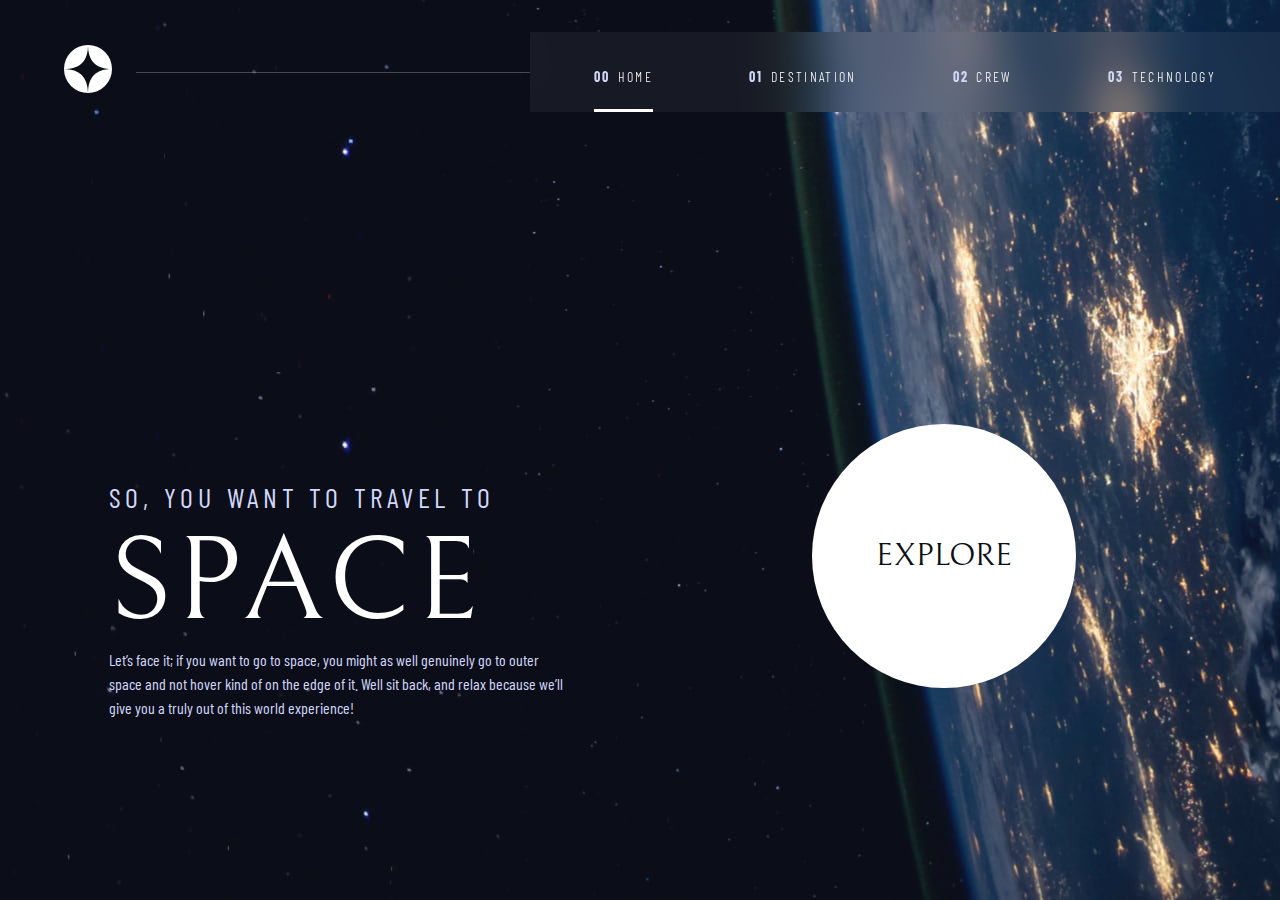
<file: Space_traveling_web/index.html>
<!DOCTYPE html>
<html lang="en">

<head>
    <meta charset="UTF-8">
    <meta name="viewport" content="width=device-width, initial-scale=1.0">

    <link rel="icon" type="image/png" sizes="60x60" href="./assets/favicon-32x32.png">
    <!-- Google fonts -->
    <link rel="preconnect" href="https://fonts.googleapis.com">
    <link rel="preconnect" href="https://fonts.gstatic.com" crossorigin>
    <link
        href="https://fonts.googleapis.com/css2?family=Barlow+Condensed:wght@400;700&family=Bellefair&family=Barlow:wght@400;700&display=swap"
        rel="stylesheet">

    <!-- Our custom CSS -->
    <link rel="stylesheet" href="index.css">

    <title>Space tourism website</title>
</head>

<body class="home">
    <a href="#main" aria-hidden="false" class="skip-to-main">Skit to Main</a>

    <header class="primary-header flex">


        <!-- icon -->
        <div>
            <a href="./index.html"><img src="assets/shared/logo.svg" class="logo" alt="logo"></a>
        </div>


        <!-- navigation bar -->

        <!-- hamburger icon -->
        <button class="mobile-toggler-icon" aria-controls="primary-navigation"><span class="sr-only"
                aria-expanded="false">Menu</span></button>
        <!-- navigation links -->
        <nav>

            <ul id="primary-navigation" data-visible="false" class="flex primary-navigation underlined-indicator">
                <li class="active"><a href="./index.html"
                        class="ff-cond fs-200 uppercase ff-cond letter-spacing-3 text-white"><span
                            aria-hidden="true">00</span>Home</a>
                </li>
                <li><a href="./destination-moon.html"
                        class="ff-cond fs-200 uppercase ff-cond  letter-spacing-3 text-white"><span
                            aria-hidden="true">01</span>Destination</a>
                </li>
                <li><a href="./crew-commander.html"
                        class="ff-cond fs-200 uppercase ff-cond  letter-spacing-3 text-white"><span
                            aria-hidden="true">02</span>Crew</a>
                </li>
                <li><a href="./technology-vehicle.html"
                        class="ff-cond fs-200 uppercase ff-cond  letter-spacing-3 text-white"><span
                            aria-hidden="true">03</span>Technology</a>
                </li>
            </ul>

        </nav>
    </header>

    <main id="main" class="grid-container grid-container--home">
        <div>
            <h1 class="text-light ff-cond uppercase fs-500 letter-spacing-1"> So, you want to travel to
                <span class="fs-900 text-white ff-serief d-block">Space</span>
            </h1>
            <p class="text-light index-info">Let’s face it; if you want to go to space, you might as well genuinely go
                to
                outer space and not hover kind of on the edge of it. Well sit back, and relax
                because we’ll give you a truly out of this world experience!
            </p>
        </div>
        <div>
            <a href="./destination-moon.html" class="large-button ff-serief text-dark bg-white uppercase ">Explore</a>
        </div>
    </main>



    <script src="index.js" defer></script>
</body>

</html>
</file>
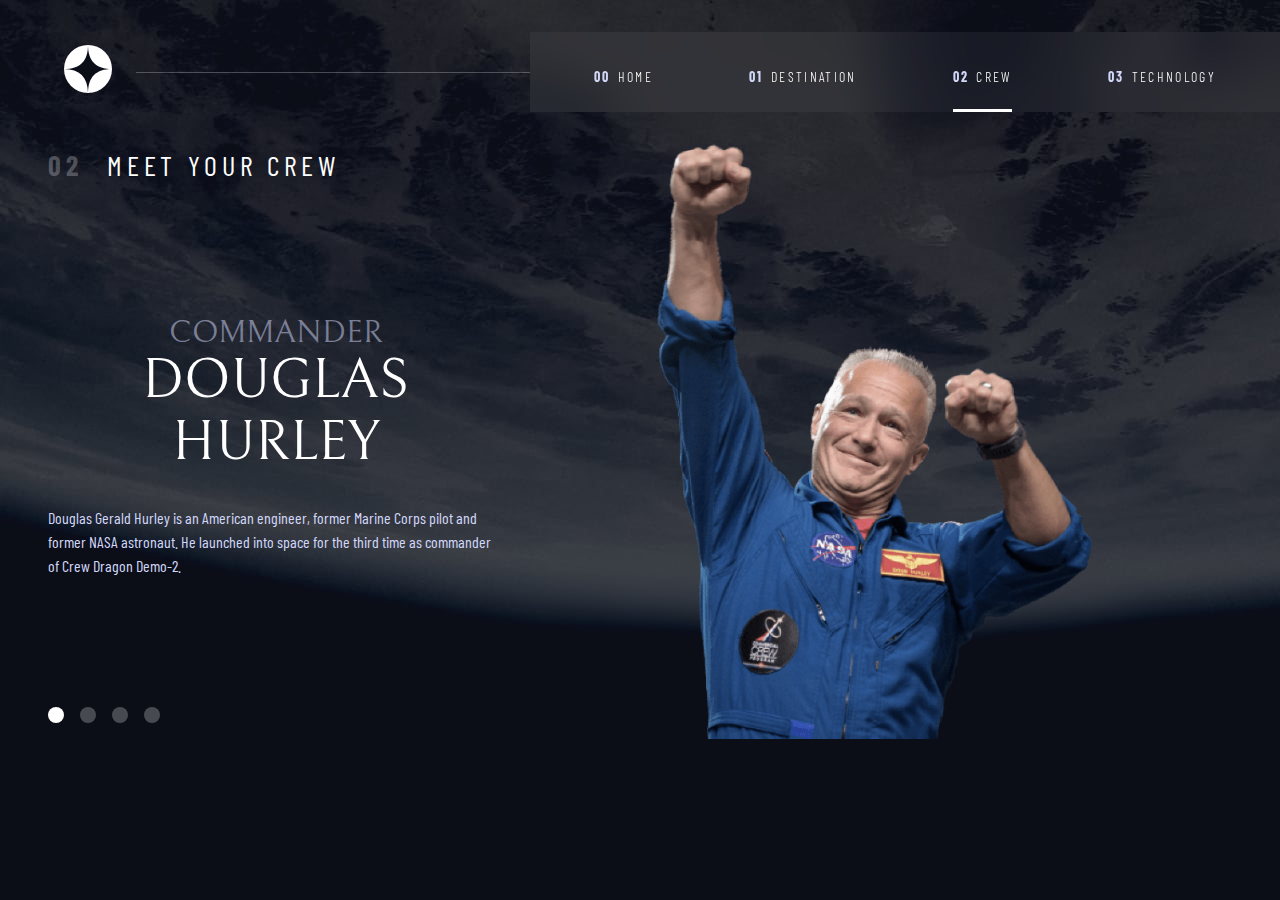
<file: Space_traveling_web/crew-commander.html>
<!DOCTYPE html>
<html lang="en">

<head>
  <meta charset="UTF-8">
  <meta name="viewport" content="width=device-width, initial-scale=1.0">

  <link rel="icon" type="image/png" sizes="60x60" href="./assets/favicon-32x32.png">
  <!-- Google fonts -->
  <link rel="preconnect" href="https://fonts.googleapis.com">
  <link rel="preconnect" href="https://fonts.gstatic.com" crossorigin>
  <link
    href="https://fonts.googleapis.com/css2?family=Barlow+Condensed:wght@400;700&family=Bellefair&family=Barlow:wght@400;700&display=swap"
    rel="stylesheet">

  <!-- Our custom CSS -->
  <link rel="stylesheet" href="index.css">

  <title>Space tourism website</title>
</head>

<body class="crew">
  <a href="#main" aria-hidden="false" class="skip-to-main">Skit to Main</a>

  <header class="primary-header flex">


    <!-- icon -->
    <div>
      <a href="./index.html"><img src="assets/shared/logo.svg" class="logo" alt="logo"></a>
    </div>


    <!-- navigation bar -->

    <!-- hamburger icon -->
    <button class="mobile-toggler-icon" aria-controls="primary-navigation"><span class="sr-only"
        aria-expanded="false">Menu</span></button>
    <!-- navigation links -->
    <nav>

      <ul id="primary-navigation" data-visible="false" class="flex primary-navigation underlined-indicator">
        <li><a href="./index.html" class="ff-cond fs-200 uppercase ff-cond letter-spacing-3 text-white"><span
              aria-hidden="true">00</span>Home</a>
        </li>
        <li><a href="./destination-moon.html"
            class="ff-cond fs-200 uppercase ff-cond  letter-spacing-3 text-white"><span
              aria-hidden="true">01</span>Destination</a>
        </li>
        <li class="active"><a href="./crew-commander.html"
            class="ff-cond fs-200 uppercase ff-cond  letter-spacing-3 text-white"><span
              aria-hidden="true">02</span>Crew</a>
        </li>
        <li><a href="./technology-vehicle.html"
            class="ff-cond fs-200 uppercase ff-cond  letter-spacing-3 text-white"><span
              aria-hidden="true">03</span>Technology</a>
        </li>
      </ul>

    </nav>
  </header>

  <main id="main" class="grid-container grid-container--crew">
    <h2 class="numbered-tile"><span aria-hidden="true">02</span> Meet your crew</h2>

    <img role="tab-image" id="commander-image" src="assets/crew/image-douglas-hurley.png" alt="Douglas Hurley">
    <img role="tab-image" id="specialist-image" src="assets/crew/image-anousheh-ansari.png" alt="Anousheh Ansari"
      hidden>
    <img role="tab-image" id="pilot-image" src="assets/crew/image-victor-glover.png" alt="Victor Glover" hidden>
    <img role="tab-image" id="engineer-image" src="assets/crew/image-mark-shuttleworth.png" alt="Mark Shuttleworth"
      hidden>

    <div class="dot-indicator  flex " style="margin-bottom :5em; justify-content: center;" role="tablist">

      <button aria-selected="true" role="tab" tabindex="0" aria-controls="commander-tab"
        data-image="commander-image"><span class="sr-only">The Commander</span></button>
      <button aria-selected="false" role="tab" tabindex="-1" aria-controls="specialist-tab"
        data-image="specialist-image"><span class="sr-only">The Misssion Specialist</span></button>
      <button aria-selected="false" role="tab" tabindex="-1" aria-controls="pilot-tab" data-image="pilot-image"><span
          class="sr-only">The Pilot</span></button>
      <button aria-selected="false" role="tab" tabindex="-1" aria-controls="engineer-tab"
        data-image="engineer-image"><span class="sr-only">The Crew Engineer</span></button>

    </div>


    <article class="crew-details flow " id="commander-tab" role="tablist">
      <header class="flow--space-small">
        <h2 class="uppercase fs-600 ff-serief text-light article-head" style="text-align:center ;">Commander</h2>
        <p class="uppercase fs-700 ff-serief text-white" style="text-align:center;">Douglas Hurley</p>
      </header>
      <p class="crew-info text-light">Douglas Gerald Hurley is an American engineer, former Marine Corps pilot
        and former NASA astronaut. He launched into space for the third time as
        commander of Crew Dragon Demo-2.</p>
    </article>


    <article hidden class="crew-details flow " id="specialist-tab" role="tablist">
      <header class="flow--space-small">
        <h2 class="uppercase fs-600 ff-serief text-light article-head" style="text-align:center ;">Flight Engineer</h2>
        <p class="uppercase fs-700 ff-serief text-white" style="text-align:center;">Anousheh Ansari</p>
      </header>
      <p class="crew-info text-light"> Anousheh Ansari is an Iranian American engineer and co-founder of Prodea Systems.
        Ansari was the fourth self-funded space tourist, the first self-funded woman to
        fly to the ISS, and the first Iranian in space. </p>
    </article>



    <article hidden class="crew-details flow " id="pilot-tab" role="tablist">
      <header class="flow--space-small">
        <h2 class="uppercase fs-600 ff-serief text-light article-head" style="text-align:center ;">Pilot</h2>
        <p class="uppercase fs-700 ff-serief text-white" style="text-align:center;">Victor Glover</p>
      </header>
      <p class="crew-info text-light">Pilot on the first operational flight of the SpaceX Crew Dragon to the
        International Space Station. Glover is a commander in the U.S. Navy where
        he pilots an F/A-18.He was a crew member of Expedition 64, and served as a
        station systems flight engineer.</p>
    </article>




    <article hidden class="crew-details flow " id="engineer-tab" role="tablist">
      <header class="flow--space-small">
        <h2 class="uppercase fs-600 ff-serief text-light article-head" style="text-align:center ;">Mission Specialist
        </h2>
        <p class="uppercase fs-700 ff-serief text-white" style="text-align:center;">Mark Shuttleworth</p>
      </header>
      <p class="crew-info text-light">Mark Richard Shuttleworth is the founder and CEO of Canonical, the company behind
        the Linux-based Ubuntu operating system. Shuttleworth became the first South
        African to travel to space as a space tourist.</p>
    </article>
    </div>
  </main>
</body>
<script src="index.js"></script>
<script src="tabs.js"></script>

</html>
</file>
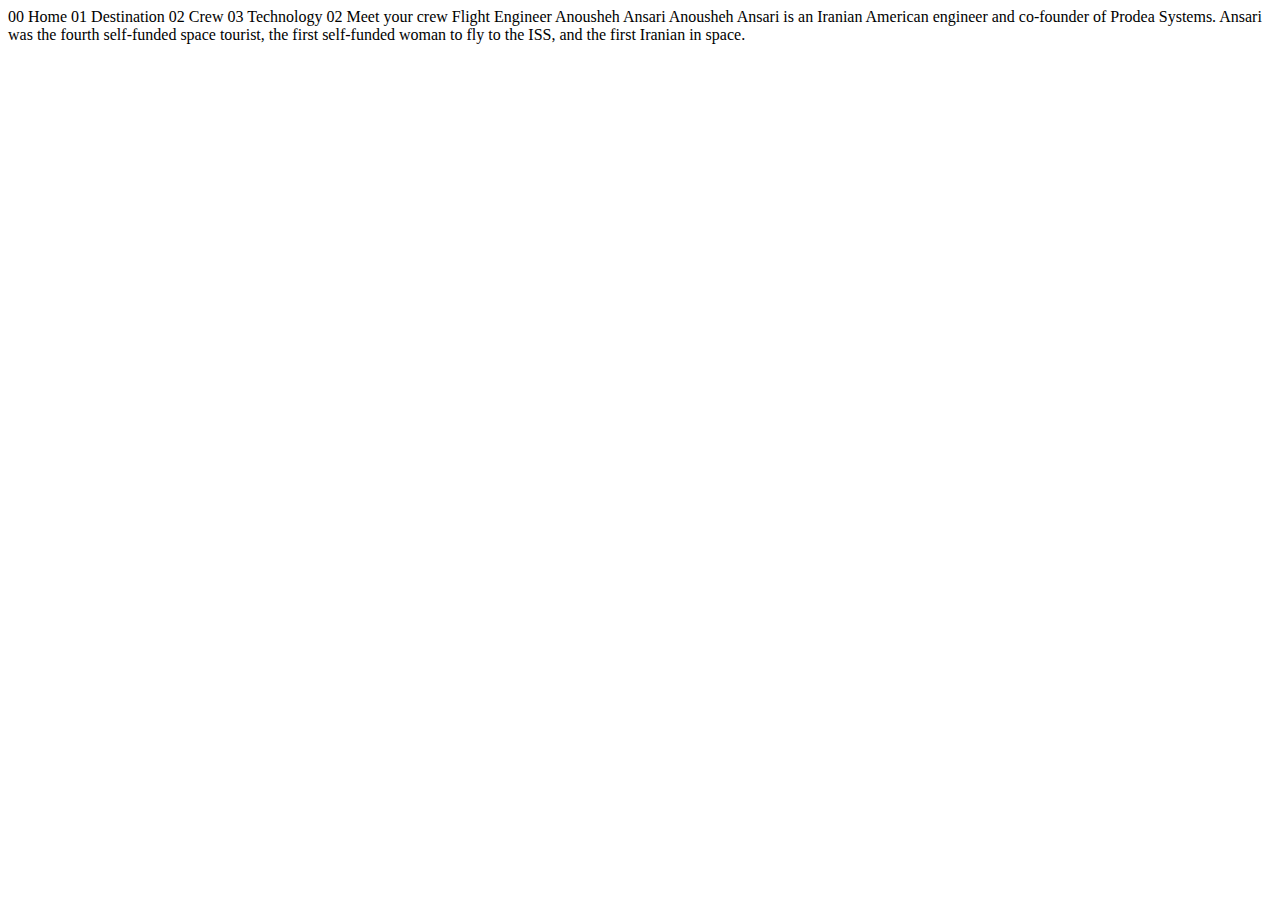
<file: Space_traveling_web/crew-engineer.html>
<!DOCTYPE html>
<html lang="en">
<head>
  <meta charset="UTF-8">
  <meta name="viewport" content="width=device-width, initial-scale=1.0">

  <link rel="icon" type="image/png" sizes="32x32" href="./assets/favicon-32x32.png">
  
  <title>Frontend Mentor | Space tourism website</title>
</head>
<body>

  00 Home
  01 Destination
  02 Crew
  03 Technology

  02 Meet your crew

  Flight Engineer
  Anousheh Ansari

  Anousheh Ansari is an Iranian American engineer and co-founder of Prodea Systems. 
  Ansari was the fourth self-funded space tourist, the first self-funded woman to 
  fly to the ISS, and the first Iranian in space. 
</body>
</html>
</file>
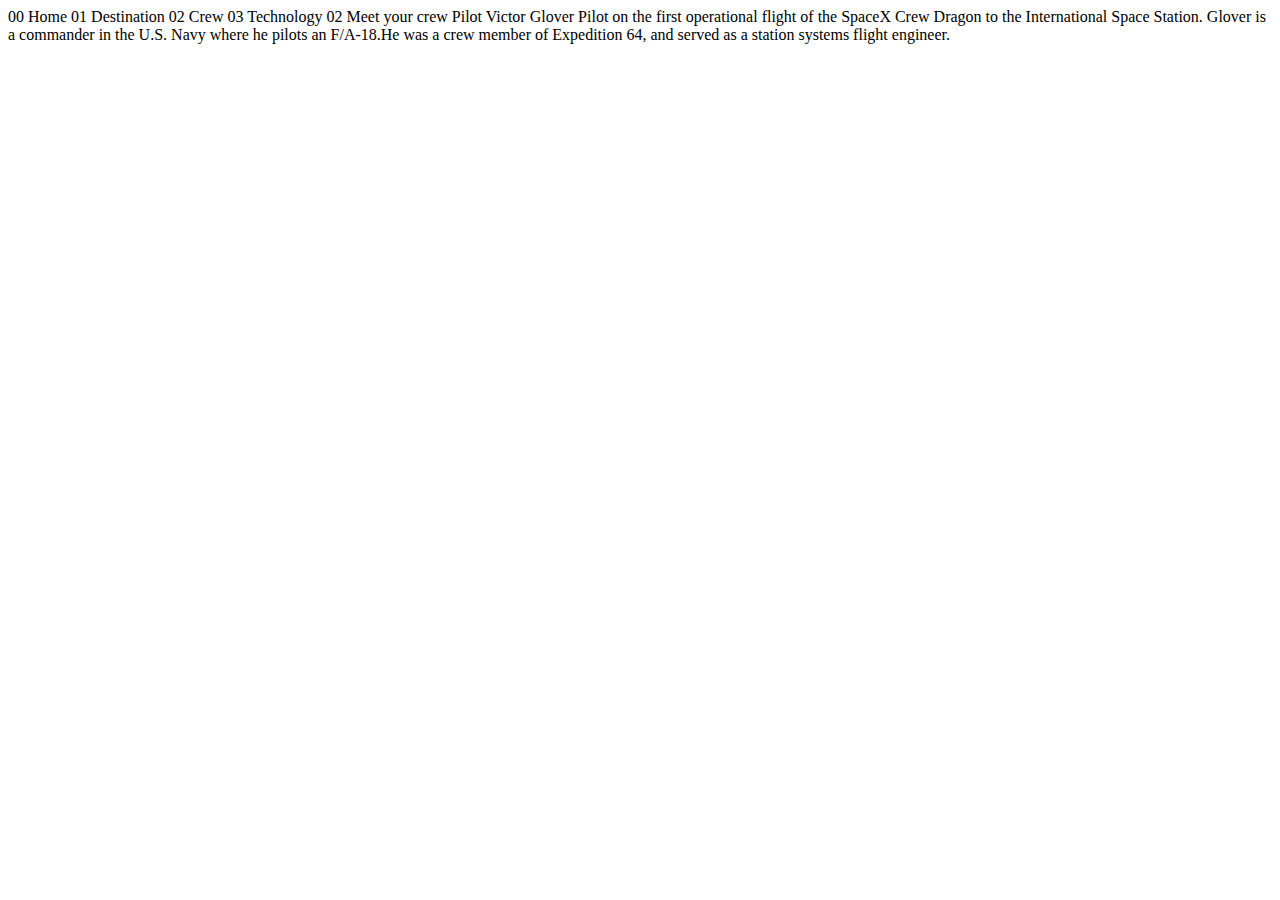
<file: Space_traveling_web/crew-pilot.html>
<!DOCTYPE html>
<html lang="en">
<head>
  <meta charset="UTF-8">
  <meta name="viewport" content="width=device-width, initial-scale=1.0">

  <link rel="icon" type="image/png" sizes="32x32" href="./assets/favicon-32x32.png">
  
  <title>Frontend Mentor | Space tourism website</title>
</head>
<body>

  00 Home
  01 Destination
  02 Crew
  03 Technology

  02 Meet your crew

  Pilot
  Victor Glover

  Pilot on the first operational flight of the SpaceX Crew Dragon to the 
  International Space Station. Glover is a commander in the U.S. Navy where 
  he pilots an F/A-18.He was a crew member of Expedition 64, and served as a 
  station systems flight engineer. 
</body>
</html>
</file>
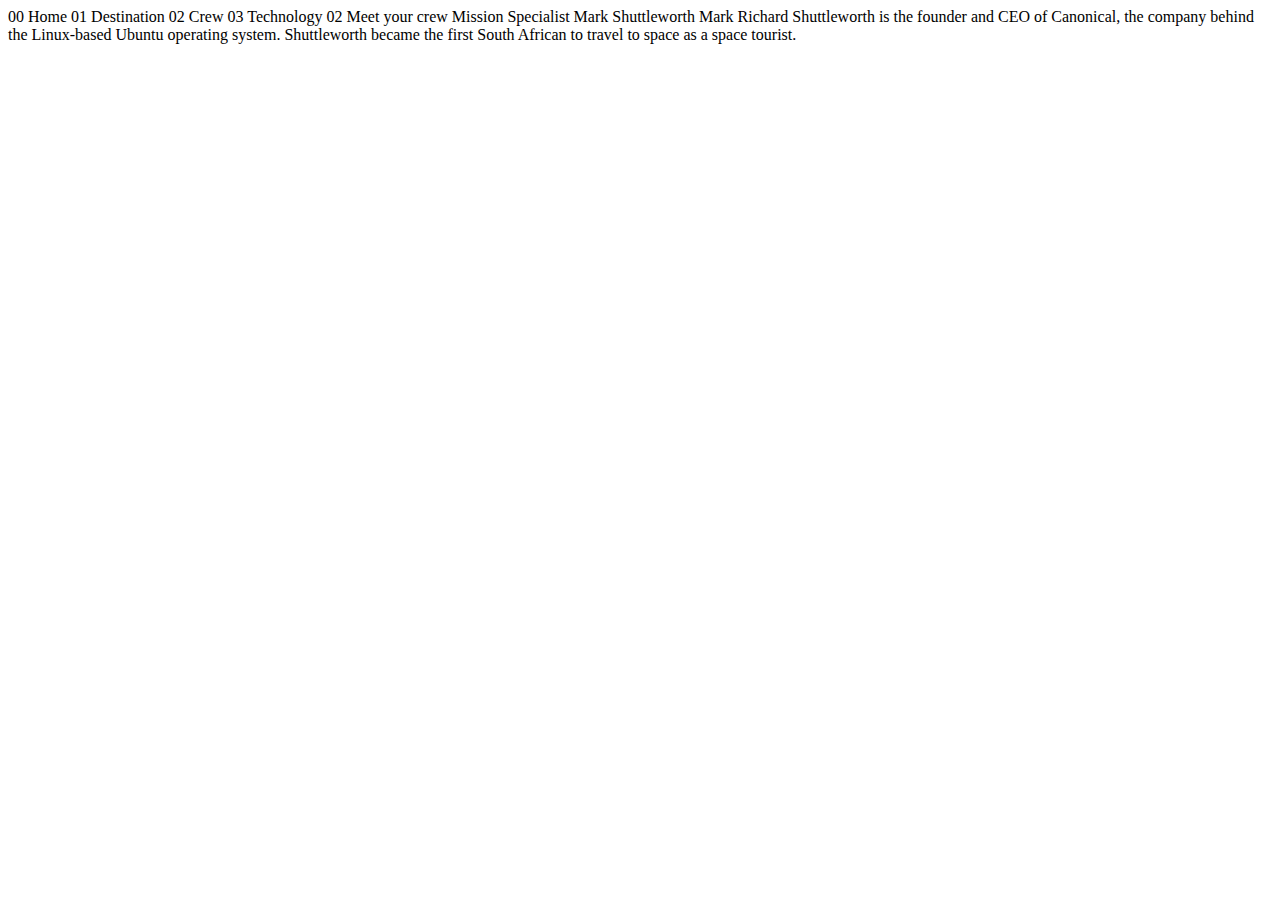
<file: Space_traveling_web/crew-specialist.html>
<!DOCTYPE html>
<html lang="en">

<head>
  <meta charset="UTF-8">
  <meta name="viewport" content="width=device-width, initial-scale=1.0">

  <link rel="icon" type="image/png" sizes="32x32" href="./assets/favicon-32x32.png">

  <title>Frontend Mentor | Space tourism website</title>
</head>

<body>

  00 Home
  01 Destination
  02 Crew
  03 Technology

  02 Meet your crew

  Mission Specialist
  Mark Shuttleworth

  Mark Richard Shuttleworth is the founder and CEO of Canonical, the company behind
  the Linux-based Ubuntu operating system. Shuttleworth became the first South
  African to travel to space as a space tourist.
</body>

</html>
</file>
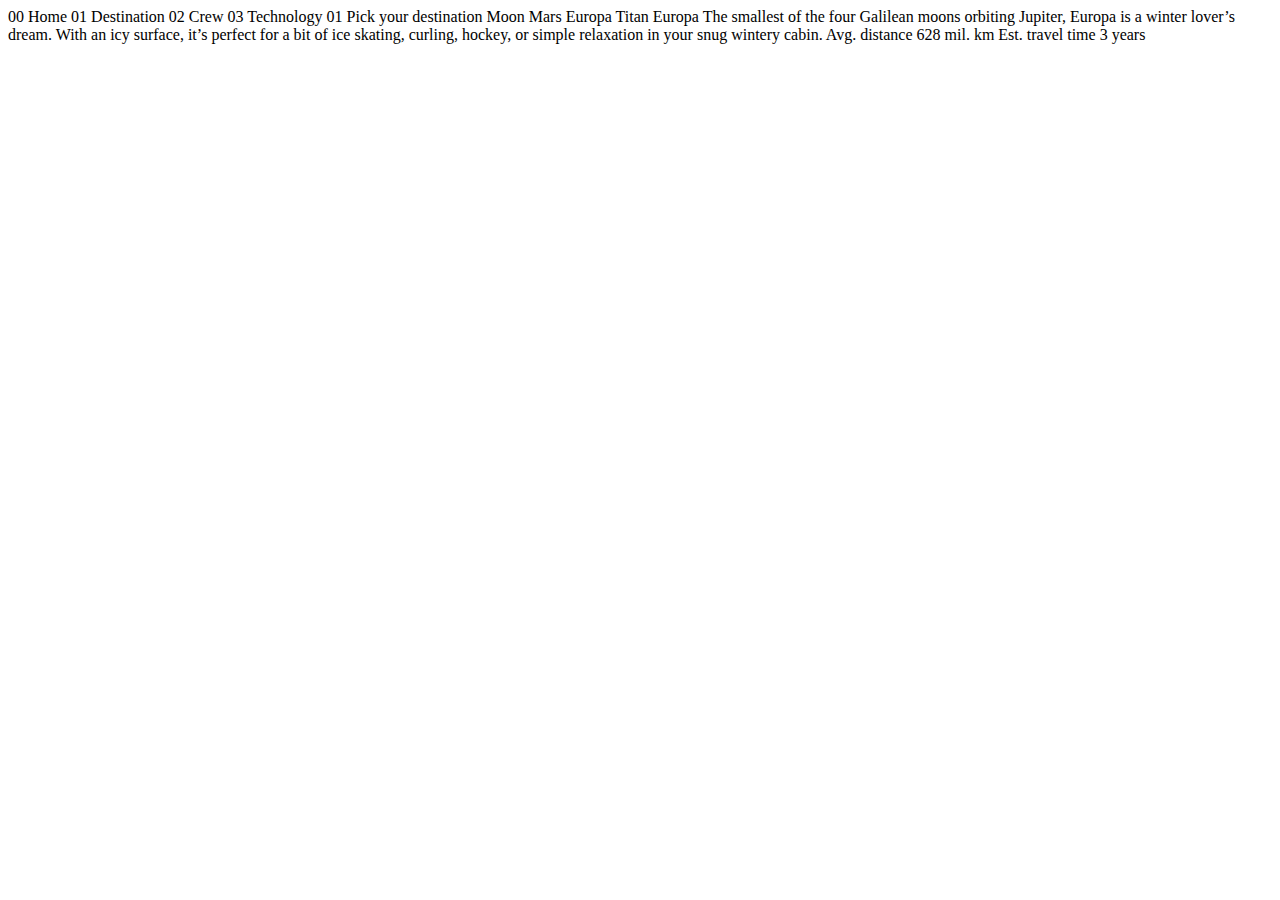
<file: Space_traveling_web/destination-europa.html>
<!DOCTYPE html>
<html lang="en">
<head>
  <meta charset="UTF-8">
  <meta name="viewport" content="width=device-width, initial-scale=1.0">

  <link rel="icon" type="image/png" sizes="32x32" href="./assets/favicon-32x32.png">
  
  <title>Frontend Mentor | Space tourism website</title>
</head>
<body>

  00 Home
  01 Destination
  02 Crew
  03 Technology

  01 Pick your destination

  Moon
  Mars
  Europa
  Titan

  Europa

  The smallest of the four Galilean moons orbiting Jupiter, Europa is a 
  winter lover’s dream. With an icy surface, it’s perfect for a bit of 
  ice skating, curling, hockey, or simple relaxation in your snug 
  wintery cabin.

  Avg. distance
  628 mil. km

  Est. travel time
  3 years
</body>
</html>
</file>
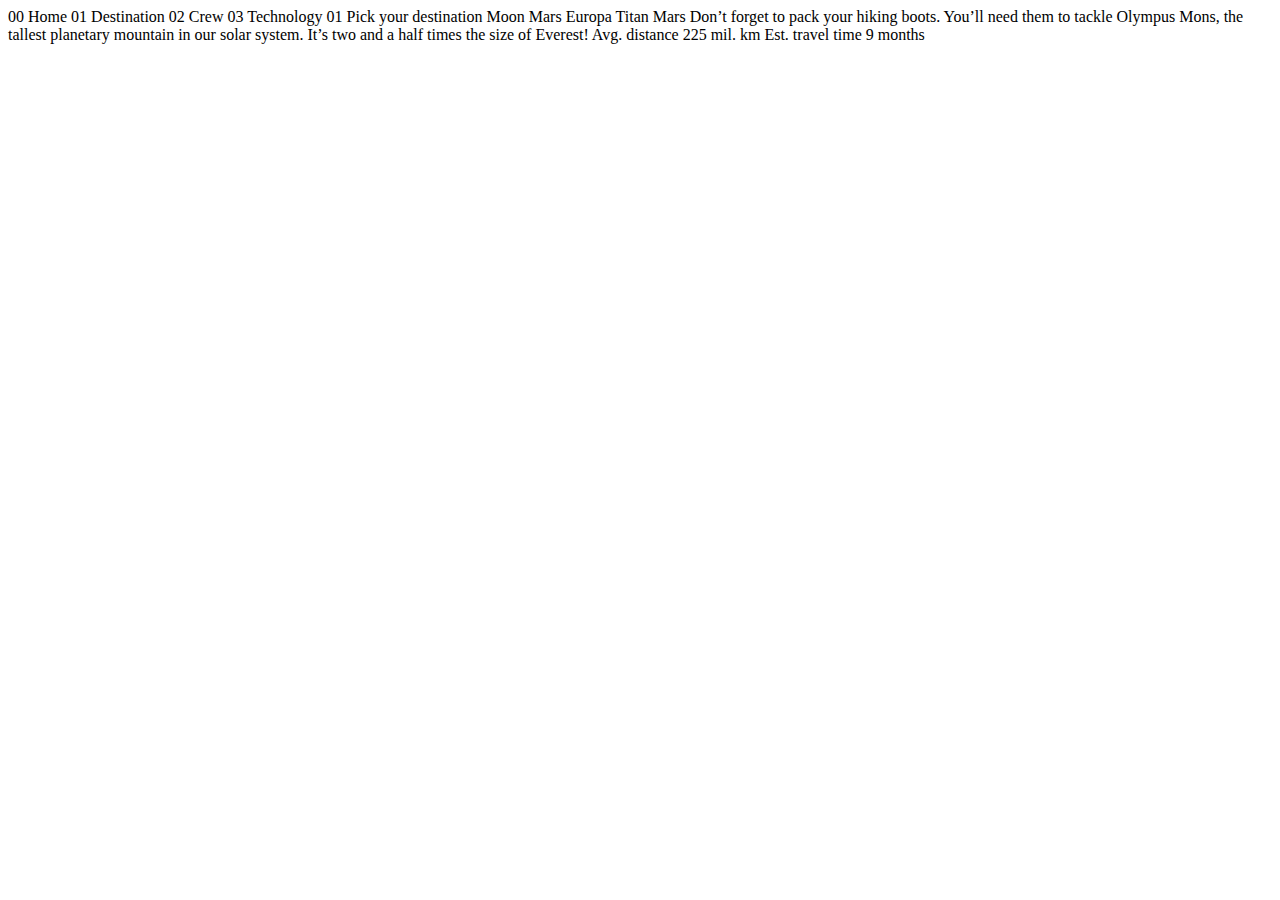
<file: Space_traveling_web/destination-mars.html>
<!DOCTYPE html>
<html lang="en">
<head>
  <meta charset="UTF-8">
  <meta name="viewport" content="width=device-width, initial-scale=1.0">

  <link rel="icon" type="image/png" sizes="32x32" href="./assets/favicon-32x32.png">
  
  <title>Frontend Mentor | Space tourism website</title>
</head>
<body>

  00 Home
  01 Destination
  02 Crew
  03 Technology

  01 Pick your destination

  Moon
  Mars
  Europa
  Titan

  Mars

  Don’t forget to pack your hiking boots. You’ll need them to tackle Olympus Mons, 
  the tallest planetary mountain in our solar system. It’s two and a half times 
  the size of Everest!

  Avg. distance
  225 mil. km

  Est. travel time
  9 months
</body>
</html>
</file>
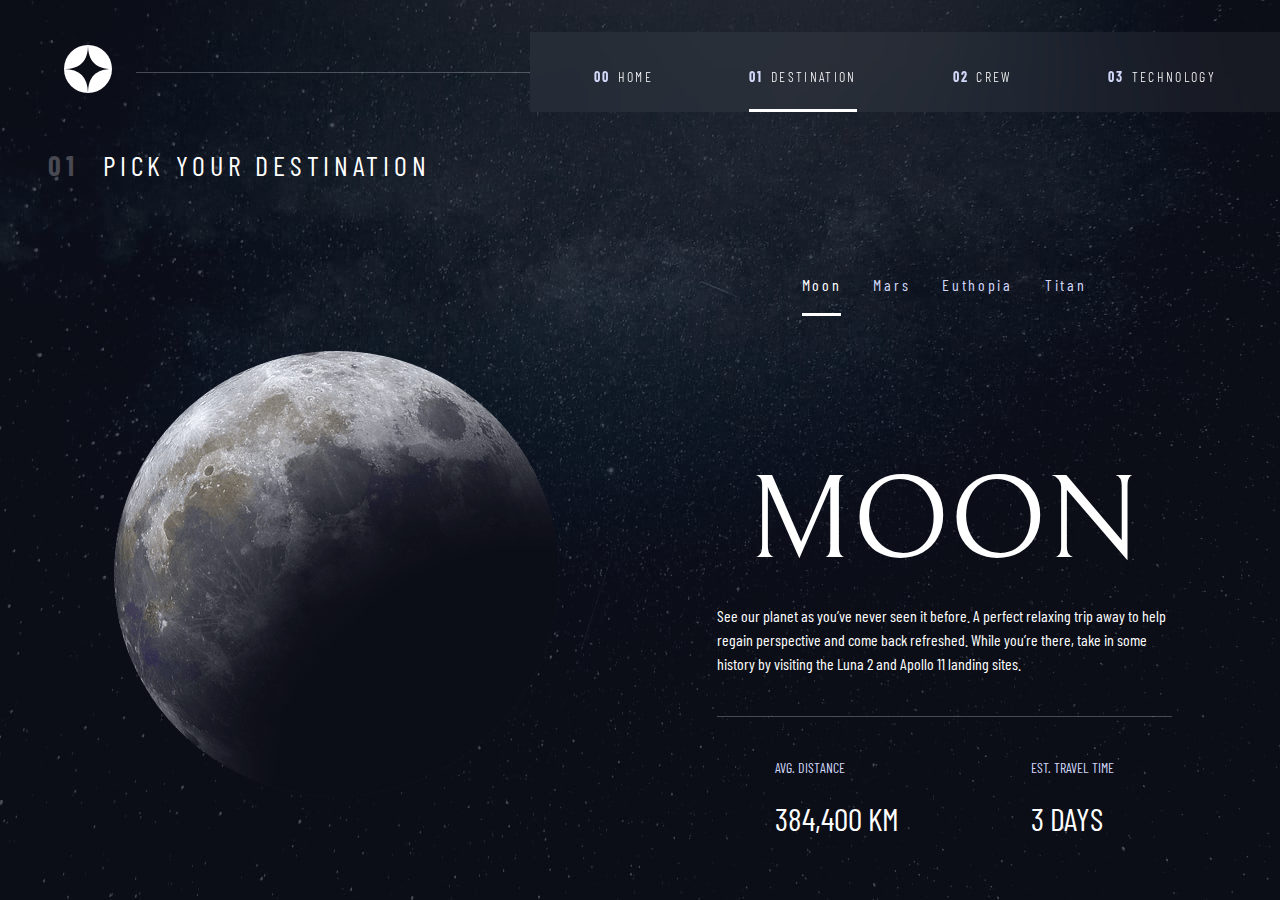
<file: Space_traveling_web/destination-moon.html>
<!DOCTYPE html>
<html lang="en">

<head>
  <meta charset="UTF-8">
  <meta name="viewport" content="width=device-width, initial-scale=1.0">

  <link rel="icon" type="image/png" sizes="60x60" href="./assets/favicon-32x32.png">
  <!-- Google fonts -->
  <link rel="preconnect" href="https://fonts.googleapis.com">
  <link rel="preconnect" href="https://fonts.gstatic.com" crossorigin>
  <link
    href="https://fonts.googleapis.com/css2?family=Barlow+Condensed:wght@400;700&family=Bellefair&family=Barlow:wght@400;700&display=swap"
    rel="stylesheet">

  <!-- Our custom CSS -->
  <link rel="stylesheet" href="index.css">

  <title>Space tourism website</title>
</head>

<body class="destination">
  <a href="#main" aria-hidden="false" class="skip-to-main">Skip to Main</a>

  <header class="primary-header flex">


    <!-- icon -->
    <div>
      <a href="./index.html"><img src="assets/shared/logo.svg" class="logo" alt="logo"></a>
    </div>


    <!-- navigation bar -->

    <!-- hamburger icon -->
    <button class="mobile-toggler-icon" aria-controls="primary-navigation"><span class="sr-only"
        aria-expanded="false">Menu</span></button>
    <!-- navigation links -->
    <nav>

      <ul id="primary-navigation" data-visible="false" class="flex primary-navigation underlined-indicator">
        <li><a href="./index.html" class="ff-cond fs-200 uppercase ff-cond letter-spacing-3 text-white"><span
              aria-hidden="true">00</span>Home</a>
        </li>
        <li class="active"><a href="./destination-moon.html"
            class="ff-cond fs-200 uppercase ff-cond  letter-spacing-3 text-white"><span
              aria-hidden="true">01</span>Destination</a>
        </li>
        <li><a href="./crew-commander.html" class="ff-cond fs-200 uppercase ff-cond  letter-spacing-3 text-white"><span
              aria-hidden="true">02</span>Crew</a>
        </li>
        <li><a href="./technology-vehicle.html"
            class="ff-cond fs-200 uppercase ff-cond  letter-spacing-3 text-white"><span
              aria-hidden="true">03</span>Technology</a>
        </li>
      </ul>

    </nav>
  </header>

  <main id="main" class="grid-container grid-container--destination">

    <h2 class="numbered-tile"><span aria-hidden="true">01</span> Pick your destination</h2>

    <!-- <picture>
      <source srcset="assets/destination/image-moon.webp" type="image/webp">
    </picture> -->

    <img role="tab-image" id="moon-image" src="assets/destination/image-moon.png" alt="moon image">
    <img role="tab-image" id="mars-image" src="assets/destination/image-mars.png" alt="Mars image" hidden>
    <img role="tab-image" id="europa-image" src="assets/destination/image-europa.png" alt="Europa Image" hidden>
    <img role="tab-image" id="titan-image" src="assets/destination/image-titan.png" alt="Titan Image" hidden>

    <div class="underlined-indicator flex tab-list" style="margin-bottom:5em; justify-content: center" role="tablist"
      aria-label="destination list">

      <button aria-selected="true" role="tab" tabindex="0" aria-controls="moon-tab"
        class="upercase fs-cond letter-spacing-2   text-light" data-image="moon-image">Moon</button>
      <button aria-selected="false" role="tab" tabindex="-1" aria-controls="mars-tab"
        class="upercase fs-cond letter-spacing-2   text-light " data-image="mars-image">Mars</button>
      <button aria-selected="false" role="tab" tabindex="-1" aria-controls="europa-tab"
        class="upercase fs-cond letter-spacing-2   text-light" data-image="europa-image">Euthopia</button>
      <button aria-selected="false" role="tab" tabindex="-1" aria-controls="titan-tab"
        class="upercase fs-cond letter-spacing-2   text-light" data-image="titan-image">Titan</button>


    </div>
    <!-- moon -->
    <article class="destination-info" id="moon-tab" tabindex="0" role="tablist">

      <h2 class="uppercase text-white fs-900 ff-serief">Moon</h2>

      <p> See our planet as you’ve never seen it before. A perfect relaxing trip away to
        help
        regain perspective and come back refreshed. While you’re there, take in some history
        by visiting the Luna 2 and Apollo 11 landing sites.</p>

      <div class="flex destination-details">
        <div>
          <h3 class="uppercase text-light fs-200">Avg. distance</h3>
          <p class="uppercase text-white ">384,400 km</p>
        </div>
        <div>
          <h3 class="uppercase text-light fs-200">Est. travel time</h3>
          <p class="uppercase text-white ">3 days</p>
        </div>
      </div>
    </article>

    <!-- mars -->
    <article class="destination-info" id="mars-tab" tabindex="0" hidden role="tablist">

      <h2 class="uppercase text-white fs-900 ff-serief">Mars</h2>

      <p> Don’t forget to pack your hiking boots. You’ll need them to tackle Olympus Mons,
        the tallest planetary mountain in our solar system. It’s two and a half times
        the size of Everest!</p>

      <div class="flex destination-details">
        <div>
          <h3 class="uppercase text-light fs-200">Avg. distance</h3>
          <p class="uppercase text-white ">225 mil. km</p>
        </div>
        <div>
          <h3 class="uppercase text-light fs-200">Est. travel time</h3>
          <p class="uppercase text-white ">9 months</p>
        </div>
      </div>
    </article>

    <!-- Europa -->
    <article class="destination-info" id="europa-tab" tabindex="0" hidden role="tablist">

      <h2 class="uppercase text-white fs-900 ff-serief">Europa</h2>

      <p> The smallest of the four Galilean moons orbiting Jupiter, Europa is a
        winter lover’s dream. With an icy surface, it’s perfect for a bit of
        ice skating, curling, hockey, or simple relaxation in your snug
        wintery cabin.</p>

      <div class="flex destination-details">
        <div>
          <h3 class="uppercase text-light fs-200">Avg. distance</h3>
          <p class="uppercase text-white ">628 mil. km</p>
        </div>
        <div>
          <h3 class="uppercase text-light fs-200">Est. travel time</h3>
          <p class="uppercase text-white ">3 years</p>
        </div>
      </div>
    </article>

    <!-- titan -->
    <article class="destination-info" id="titan-tab" tabindex="0" hidden role="tablist">

      <h2 class="uppercase text-white fs-900 ff-serief">Titan</h2>

      <p> The only moon known to have a dense atmosphere other than Earth, Titan
        is a home away from home (just a few hundred degrees colder!). As a
        bonus, you get striking views of the Rings of Saturn.</p>

      <div class="flex destination-details">
        <div>
          <h3 class="uppercase text-light fs-200">Avg. distance</h3>
          <p class="uppercase text-white ">1.6 bil. km</p>
        </div>
        <div>
          <h3 class="uppercase text-light fs-200">Est. travel time</h3>
          <p class="uppercase text-white ">7 years</p>
        </div>
      </div>
    </article>


    <script src="index.js"></script>
    <script src="tabs.js"></script>

  </main>
</body>

</html>
</file>
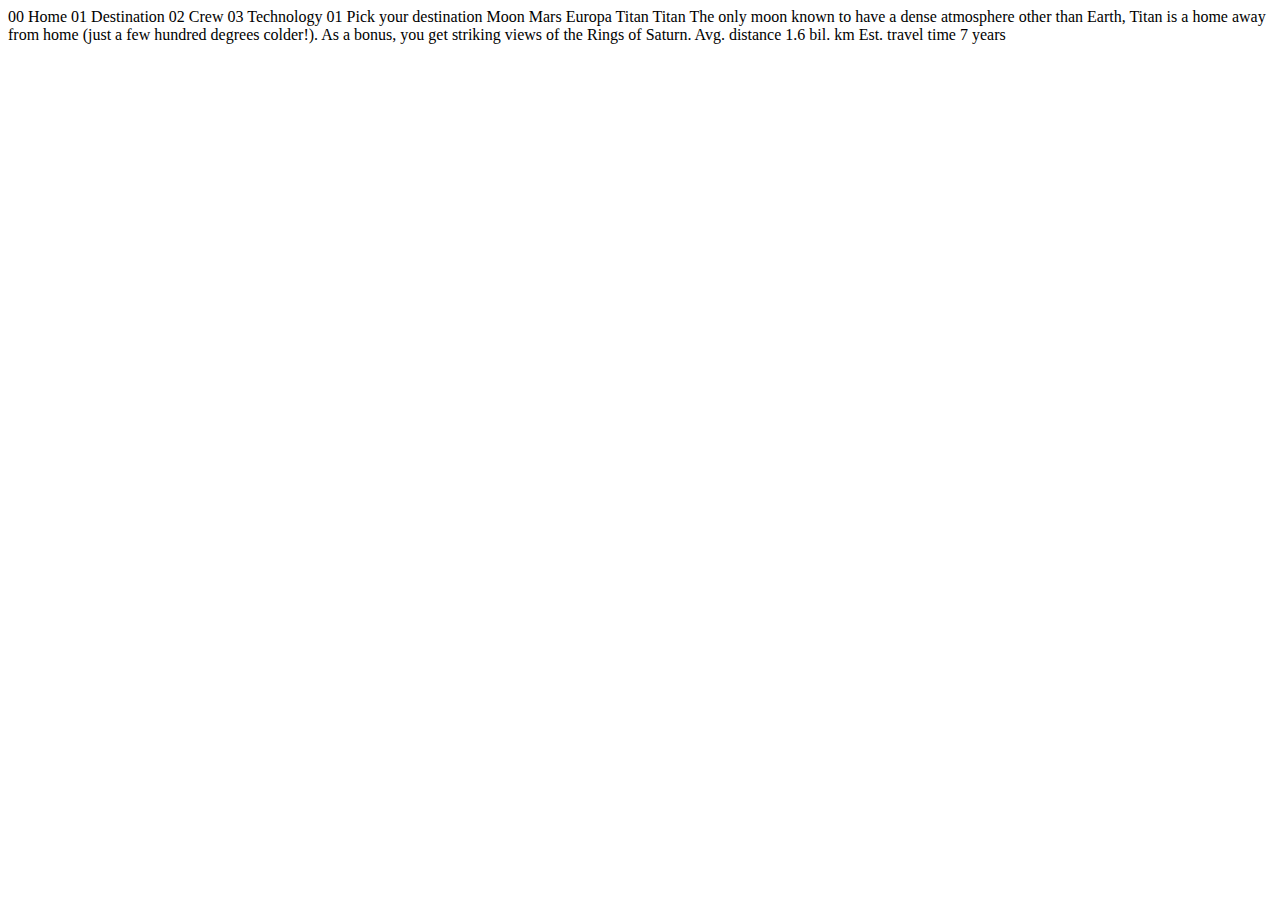
<file: Space_traveling_web/destination-titan.html>
<!DOCTYPE html>
<html lang="en">
<head>
  <meta charset="UTF-8">
  <meta name="viewport" content="width=device-width, initial-scale=1.0">

  <link rel="icon" type="image/png" sizes="32x32" href="./assets/favicon-32x32.png">
  
  <title>Frontend Mentor | Space tourism website</title>
</head>
<body>

  00 Home
  01 Destination
  02 Crew
  03 Technology

  01 Pick your destination

  Moon
  Mars
  Europa
  Titan

  Titan

  The only moon known to have a dense atmosphere other than Earth, Titan 
  is a home away from home (just a few hundred degrees colder!). As a 
  bonus, you get striking views of the Rings of Saturn.

  Avg. distance
  1.6 bil. km

  Est. travel time
  7 years
</body>
</html>
</file>
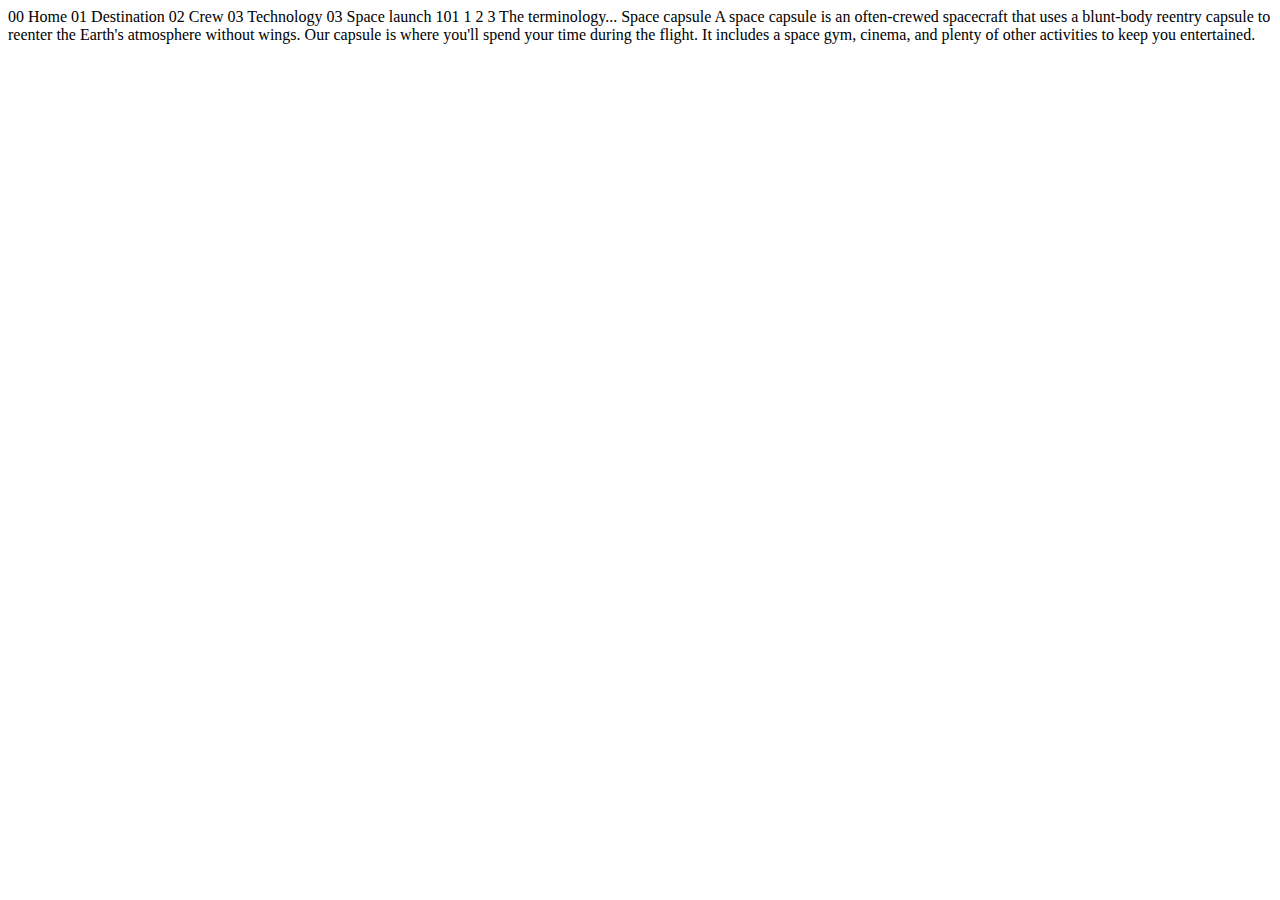
<file: Space_traveling_web/technology-capsule.html>
<!DOCTYPE html>
<html lang="en">
<head>
  <meta charset="UTF-8">
  <meta name="viewport" content="width=device-width, initial-scale=1.0">

  <link rel="icon" type="image/png" sizes="32x32" href="./assets/favicon-32x32.png">
  
  <title>Frontend Mentor | Space tourism website</title>
</head>
<body>

  00 Home
  01 Destination
  02 Crew
  03 Technology

  03 Space launch 101

  1
  2
  3

  The terminology...
  Space capsule

  A space capsule is an often-crewed spacecraft that uses a blunt-body reentry 
  capsule to reenter the Earth's atmosphere without wings. Our capsule is where 
  you'll spend your time during the flight. It includes a space gym, cinema, 
  and plenty of other activities to keep you entertained.
</body>
</html>
</file>
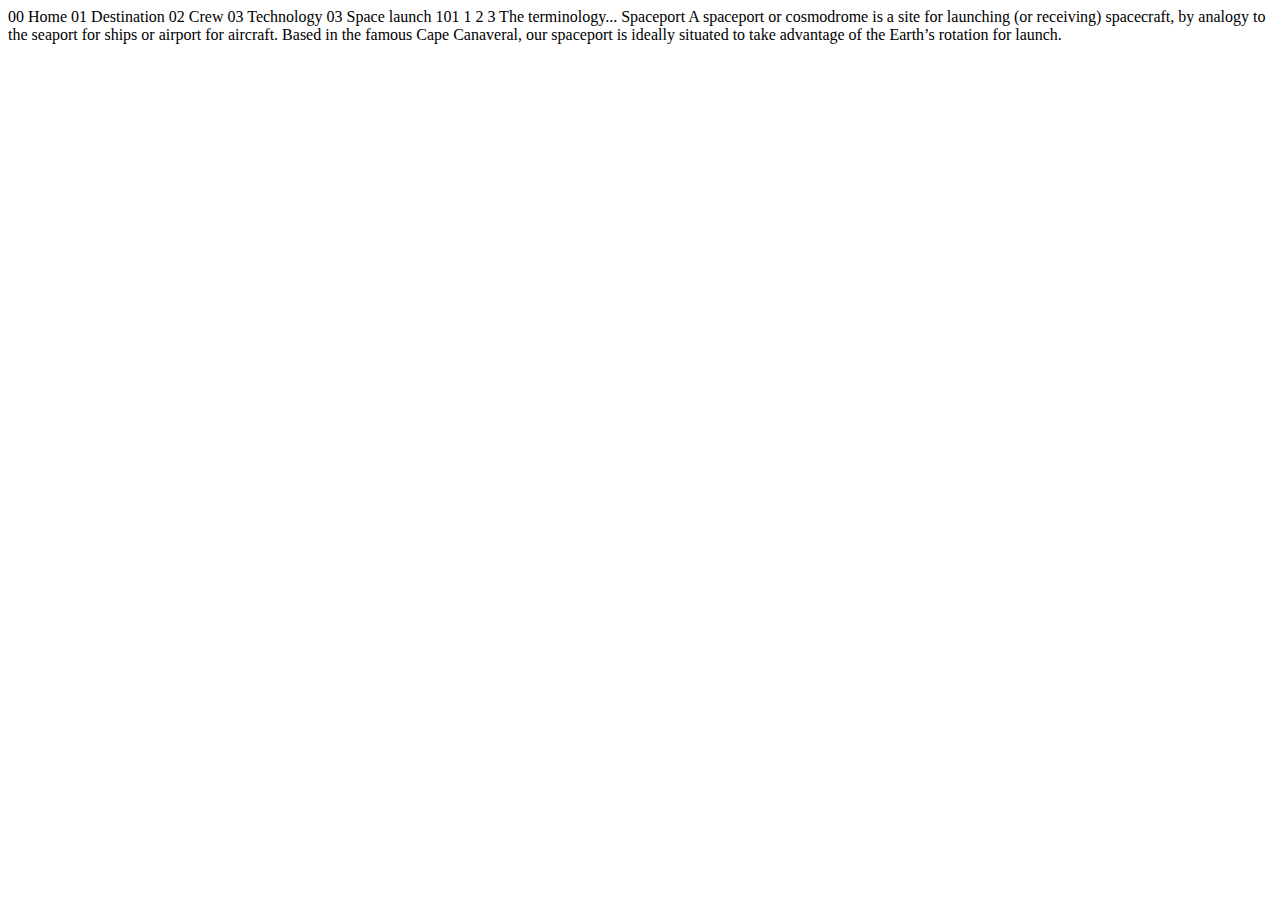
<file: Space_traveling_web/technology-spaceport.html>
<!DOCTYPE html>
<html lang="en">
<head>
  <meta charset="UTF-8">
  <meta name="viewport" content="width=device-width, initial-scale=1.0">

  <link rel="icon" type="image/png" sizes="32x32" href="./assets/favicon-32x32.png">
  
  <title>Frontend Mentor | Space tourism website</title>
</head>
<body>

  00 Home
  01 Destination
  02 Crew
  03 Technology

  03 Space launch 101

  1
  2
  3

  The terminology...
  Spaceport

  A spaceport or cosmodrome is a site for launching (or receiving) spacecraft, 
  by analogy to the seaport for ships or airport for aircraft. Based in the 
  famous Cape Canaveral, our spaceport is ideally situated to take advantage 
  of the Earth’s rotation for launch.
</body>
</html>
</file>
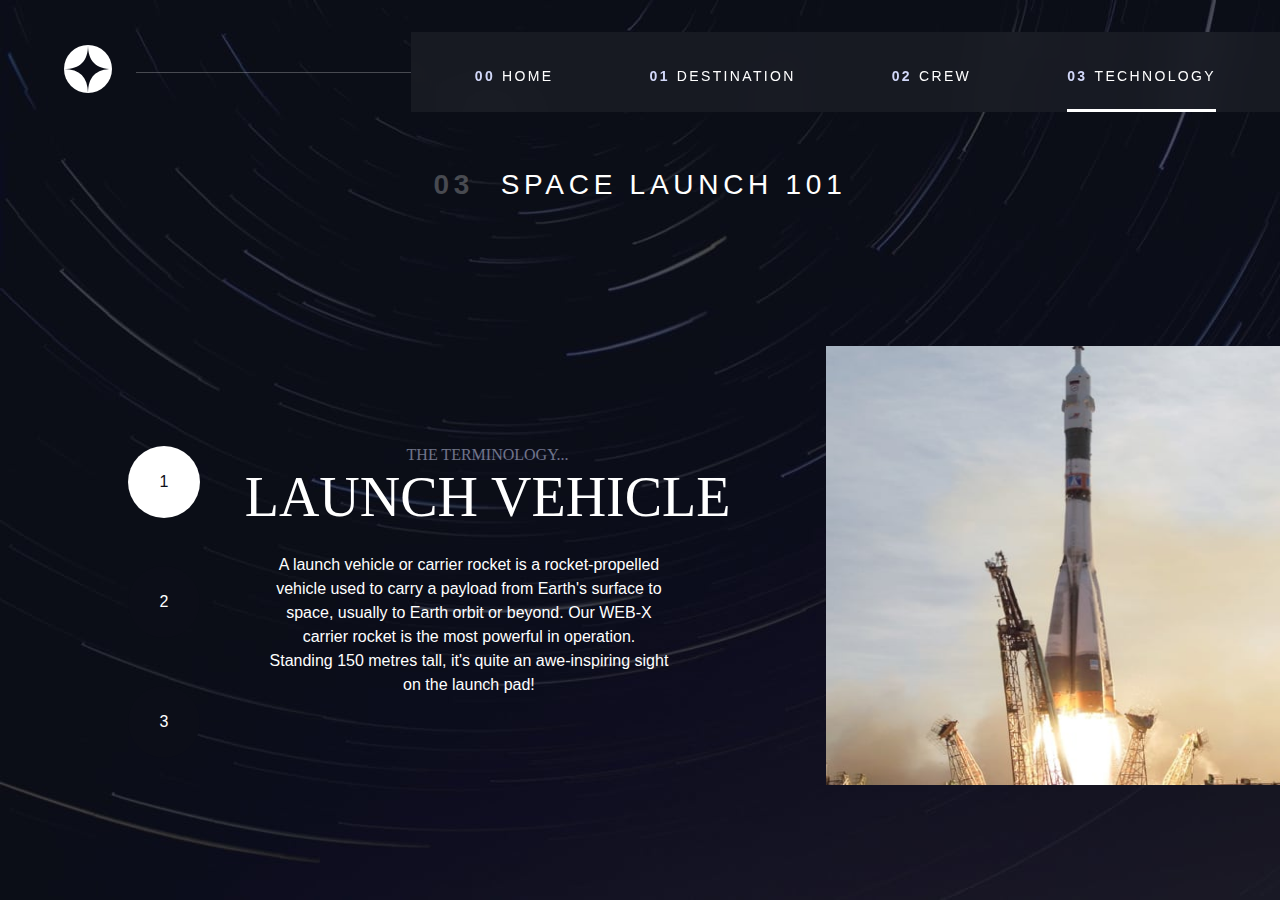
<file: Space_traveling_web/technology-vehicle.html>
<!DOCTYPE html>
<html lang="en">

<head>
  <meta charset="UTF-8">
  <meta name="viewport" content="width=device-width, initial-scale=1.0">

  <link rel="icon" type="image/png" sizes="32x32" href="./assets/favicon-32x32.png">
  <link rel="stylesheet" href="./index.css">
  <title>Space tourism website</title>
</head>

<body class="tech">

  <a href="#main" aria-hidden="false" class="skip-to-main">Skip to Main</a>


  <header class="primary-header flex">


    <!-- icon -->
    <div>
      <a href="./index.html"><img src="assets/shared/logo.svg" class="logo" alt="logo"></a>
    </div>


    <!-- navigation bar -->

    <!-- hamburger icon -->
    <button class="mobile-toggler-icon" aria-controls="primary-navigation"><span class="sr-only"
        aria-expanded="false">Menu</span></button>
    <!-- navigation links -->
    <nav>

      <ul id="primary-navigation" data-visible="false" class="flex primary-navigation underlined-indicator">
        <li><a href="./index.html" class="ff-cond fs-200 uppercase ff-cond letter-spacing-3 text-white"><span
              aria-hidden="true">00</span>Home</a>
        </li>
        <li><a href="./destination-moon.html"
            class="ff-cond fs-200 uppercase ff-cond  letter-spacing-3 text-white"><span
              aria-hidden="true">01</span>Destination</a>
        </li>
        <li><a href="./crew-commander.html" class="ff-cond fs-200 uppercase ff-cond  letter-spacing-3 text-white"><span
              aria-hidden="true">02</span>Crew</a>
        </li>
        <li class="active"><a href="./technology-vehicle.html"
            class="ff-cond fs-200 uppercase ff-cond  letter-spacing-3 text-white"><span
              aria-hidden="true">03</span>Technology</a>
        </li>
      </ul>

    </nav>
  </header>


  <h2 class="numbered-tile tech-title"><span aria-hidden="true">03</span> Space launch 101</h2>

  <div class="grid-container--tech">

    <div class="num-indicator grid" style=" justify-content: center" role="tablist">

      <button aria-selected="true" role="tab" tabindex="0" aria-controls="vehicle-tab"
        data-image="vehilce-image"><span>1</span></button>
      <button aria-selected="false" role="tab" tabindex="-1" aria-controls="capsule-tab"
        data-image="capsule-image"><span>2</span></button>
      <button aria-selected="false" role="tab" tabindex="-1" aria-controls="spaceport-tab"
        data-image="spaceport-image"><span>3</span></button>

    </div>


    <img class="tech--image" role="tab-image" id="vehilce-image"
      src="./assets/technology/image-launch-vehicle-portrait.jpg" alt="The Launch Vehicle">
    <img class="tech--image" role="tab-image" id="spaceport-image"
      src="./assets/technology/image-spaceport-portrait.jpg" alt="the Space Port" hidden>
    <img class="tech--image" role="tab-image" id="capsule-image"
      src="./assets/technology/image-space-capsule-portrait.jpg" alt="The Space Capsule" hidden>


    <article class="tech-detail" id="vehicle-tab" role="tablist">
      <div class="tech--header">
        <h2 class="uppercase fs-400 ff-serief text-light article-head" style="text-align:center ;">The terminology...
        </h2>
        <p class="uppercase fs-700 ff-serief text-white" style="text-align:center;"> Launch vehicle</p>
      </div>

      <p class="tech--info text-white">
        A launch vehicle or carrier rocket is a rocket-propelled vehicle used to carry a
        payload from Earth's surface to space, usually to Earth orbit or beyond. Our
        WEB-X carrier rocket is the most powerful in operation. Standing 150 metres tall,
        it's quite an awe-inspiring sight on the launch pad!
      </p>
    </article>

    <article class="tech-detail" id="capsule-tab" role="tablist" hidden>
      <div class="tech--header">
        <h2 class="uppercase fs-400 ff-serief text-light article-head" style="text-align:center ;">The terminology...
        </h2>
        <p class="uppercase fs-700 ff-serief text-white" style="text-align:center;">Space Capsule</p>
      </div>

      <p class="tech--info text-white">
        A space capsule is an often-crewed spacecraft that uses a blunt-body reentry
        capsule to reenter the Earth's atmosphere without wings. Our capsule is where
        you'll spend your time during the flight. It includes a space gym, cinema,
        and plenty of other activities to keep you entertained.
      </p>
    </article>

    <article class="tech-detail" id="spaceport-tab" role="tablist" hidden>
      <div class="tech--header">
        <h2 class="uppercase fs-400 ff-serief text-light article-head" style="text-align:center ;">The terminology...
        </h2>
        <p class="uppercase fs-700 ff-serief text-white" style="text-align:center;"> Spaceport</p>
      </div>
      <p class="tech--info text-white">
        A space capsule is an often-crewed spacecraft that uses a blunt-body reentry
        capsule to reenter the Earth's atmosphere without wings. Our capsule is where
        you'll spend your time during the flight. It includes a space gym, cinema,
        and plenty of other activities to keep you entertained.
      </p>
    </article>

  </div>
  <script src="./index.js"></script>
  <script src="./tabs.js"></script>
</body>

</html>
</file>
<file: Space_traveling_web/index.css>
/*------------------------------*/
/*       custom properties      */
/*------------------------------*/

:root {

    /* colors */
    --color-dark: 230 35% 7%;
    --color-light: 231 77% 90%;
    --color-white: 0 0% 100%;

    /*  font-size */


    --fs-900: clamp(5rem, 8vw + 1rem, 9.375rem);
    --fs-800: 6.25rem;
    --fs-700: 2.75rem;
    --fs-600: 2rem;
    --fs-500: 1.25rem;
    --fs-400: 1.125rem;
    --fs-300: 1rem;
    --fs-200: 0.875rem;

    /* font family */
    --ff-serif: "Bellefair", serif;
    --ff-sans-cond: "Barlow Condensed", sans-serif;
    --ff-sans-normal: "Barlow", sans-serif;

}


/* for mobile version */

@media(min-width:35rem) {
    :root {

        --fs-800: 5rem;
        --fs-700: 1.25rem;
        --fs-600: 1.5rem;
        --fs-500: 1.75rem;
        --fs-400: 1rem;
    }
}

/* for tablets */
@media(min-width:45rem) {
    :root {
        --fs-800: 6.25rem;
        --fs-700: 3.5rem;
        --fs-600: 2rem;
        --fs-400: 1.17 5rem;
    }
}

/*------------------------------*/
/*    reseting for a website    */
/*------------------------------*/

/* box sizing */

*,
*::after,
*::before {
    box-sizing: border-box;
}

/* removing margin */

p,
picture,
figure,
h1,
h2,
h3,
h4,
h5 {
    margin: 0;
}

/* font Weight */
h1,
h2,
h3,
h4,
h5,
p {
    font-weight: 400;
}

/* body reserting */

body {
    scroll-behavior: smooth;
    font-family: var(--ff-sans-cond);
    font-size: var(--fs-400);
    color: hsl(var(--color-white));
    /* use this background for design file only */
    background-color: hsl(var(--color-dark));
    min-height: 100vh;
    line-height: 1.5;
    display: grid;
    overflow-x: hidden;
    grid-template-rows: min-content 1fr;
}


/* image reseting */

figure,
image,
picture {
    max-width: 100%;
    display: block;
}


/* font inheriting */
input,
blockquote,
textarea,
button,
select {
    font: inherit;
}

/* 
removing scrolling feature for people one who turn them off 
 in the website and as well as in os level*/

@media (prefers-reduced-motion: reduce) {
    html:focus-within {
        scroll-behavior: auto;
    }

    *,
    *::before,
    *::after {
        animation-duration: 0.01ms !important;
        animation-iteration-count: 1 !important;
        transition-duration: 0.01ms !important;
        scroll-behavior: auto !important;
    }
}

/* skipping to main part whikle focussing (using tab)*/

.skip-to-main {
    position: absolute;
    z-index: 9999;
    background: hsl(var(--clr-white));
    color: hsl(var(--clr-dark));
    padding: .5em 1em;
    margin-inline: auto;
    transform: translateY(-100%);
    transition: transform 250ms ease-in;
}

.skip-to-main:focus {
    transform: translateY(0);
}


/*------------------------------*/
/*    utility classes for web   */
/*------------------------------*/


/*------------------------------*/
/*          general             */
/*------------------------------*/


/*------------------------------*/
/*          colors              */
/*------------------------------*/

/* background colors*/

.bg-dark {
    background-color: hsl(var(--color-dark));
}

.bg-light {
    background-color: hsl(var(--color-light));
}

.bg-white {
    background-color: hsl(var(--color-white));
}

/* text colors*/

.text-dark {
    color: hsl(var(--color-dark));
}

.text-light {
    color: hsl(var(--color-light));
}

.text-white {
    color: hsl(var(--color-white));
}


/*------------------------------*/
/*         Typography           */
/*------------------------------*/

/* font size */
.fs-900 {
    font-size: var(--fs-900);
}

.fs-800 {
    font-size: var(--fs-800);
}

.fs-700 {
    font-size: var(--fs-700);
}

.fs-600 {
    font-size: var(--fs-600);
}

.fs-500 {
    font-size: var(--fs-500);
}

.fs-400 {
    font-size: var(--fs-400);
}

.fs-300 {
    font-size: var(--fs-300);
}

.fs-200 {
    font-size: var(--fs-200);
}

.fs-900,
.fs-800,
.fs-700,
.fs-600 {
    line-height: 1.1;
}

/* font family */
.ff-serief {
    font-family: var(--ff-serif);
}

.ff-cond {
    font-family: var(--ff-sans-cond);
}

.ff-normal {
    font-family: var(--ff-sans-normal);
}

.letter-spacing-1 {
    letter-spacing: 4.75px;
}

.letter-spacing-2 {
    letter-spacing: 2.7px;
}

.letter-spacing-3 {
    letter-spacing: 2.35px;
}

.uppercase {
    text-transform: uppercase;
}

/* for flex elements */
.flex {
    display: flex;
    gap: var(--gap, 1rem);
}

/* for grid elements */
.grid {
    display: grid;
    gap: var(--gap, 1rem);
}

.d-block {
    display: block;
}


/* clamp is used to select various sizing based on the available spaces */

.logo {
    padding: 2rem clamp(2rem, 5vw, 6rem);
}

/* for basic container */
.container {
    margin-inline: auto;
    padding-inline: 2em;
    /* for setting up a play ground */
    max-width: 80rem;
}



/* for screen readers */
.sr-only {
    position: absolute;
    width: 1px;
    height: 1px;
    padding: 0;
    margin: -1px;
    overflow: hidden;
    clip: rect(0, 0, 0, 0);
    white-space: nowrap;
    /* added line */
    border: 0;
}

/* style for numbered tile */

.numbered-tile {
    font-family: var(--ff-sans-cond);
    font-size: var(--fs-500);
    text-transform: uppercase;
    letter-spacing: 4.72px;
}

.numbered-tile>span {
    padding-right: .5em;
    font-weight: 700;
    color: hsl(var(--color-white)/.25);
}

/* spacing */

.flow>*:where(:not(:first-child)) {
    margin-top: var(--space, 1rem);
    /* outline: 1px solid red; */

}

.flow--space-small {
    row-gap: .5rem;
}

.large-button {
    margin: 2rem 1.5rem 2rem 1.5rem;
    display: inline-grid;
    position: relative;
    aspect-ratio: 1;
    font-size: clamp(2rem, 5vw, 2rem);

    place-items: center;
    text-decoration: none;
    border-radius: 50%;
    padding: 0 2em;
}

/* adding border radius while hovering is simple but it can  be overlapped */
.large-button::after {
    content: '';
    background-color: hsl(var(--color-white)/.15);
    opacity: 0;
    z-index: -1;
    width: 100%;
    height: 100%;
    border-radius: 50%;
    position: absolute;
    transition: transform 500ms ease-in-out, opacity 500ms linear;

}

.large-button:hover::after,
.large-button:focus ::after {
    opacity: 1;
    transform: scale(1.5);
}

/* navigation style */

.primary-navigation {

    /* gap between elements present in navigation bar */
    --gap: clamp(2rem, 8vw, 6rem);
    list-style: none;
    padding: var(--underline-space, 2rem);
    background-color: hsl(var(--color-white) / 0.05);
    backdrop-filter: blur(1.5rem);
    margin: 0;
    padding: 0;

}

.primary-navigation a {
    text-decoration: none;
    border: none;
}

.primary-navigation a>span {
    margin-right: .5em;
    font-weight: 700;
    color: hsl(var(--color-light) /1);
}


.primary-header {
    justify-content: space-between;
    align-items: center;
}



.mobile-toggler-icon {
    display: none;
}

/* styling for naivgation in smaller size */

@media(max-width:50rem) {

    .primary-navigation {
        flex-direction: column;
        position: fixed;
        inset: 0 0 0 30%;
        z-index: 20;
        padding: min(20rem, 15vh) 3rem;
        gap: 0.5em;
        transform: translateX(100%);
        transition: all 400ms ease-in-out;
    }

    .primary-navigation[data-visible="true"] {

        transform: translateX(0);
    }

    .primary-navigation.underlined-indicator>* {
        border: 0;
    }

    .mobile-toggler-icon {
        cursor: pointer;
        display: block;
        width: 2rem;
        aspect-ratio: 1;
        position: absolute;
        top: 2rem;
        right: 1rem;
        z-index: 2000;
        background-image: url(./assets/shared/icon-hamburger.svg);
        background-repeat: no-repeat;
        background-position: center;
        background-color: transparent;
        border: 0;


    }

    .mobile-toggler-icon[aria-expanded='true'] {
        background-image: url(./assets/shared/icon-close.svg);
    }


    .mobile-toggler-icon:focus-visible {
        outline: 2px solid white;
        padding: 5px;

    }


}

/* for desktop version of website */

@media(min-width:35rem) {
    .primary-navigation {
        padding-inline: clamp(3rem, 5vw, 6rem)
    }
}

/* tablet version */

@media(min-width:35rem) and (max-width:44.9999rem) {


    .primary-navigation a>span {
        display: none;
    }

}

@media(min-width:45rem) {
    .primary-navigation {
        margin-block: 2rem;

    }

    /* line passing after logo and sticking to the navbar */
    .primary-header::after {
        content: '';
        position: relative;
        height: 1px;
        display: block;
        background-color: hsl(var(--color-white) / .25);
        order: 1;
        width: 100%;
        left: -3.5rem;
        margin-right: -5.5rem;
    }

    nav {
        order: 2;
    }
}

@media(max-width:50rem) {
    .primary-header::after {
        display: none;
    }

}



/*------------------------------*/
/*      indicators style        */
/*------------------------------*/


/* underlined indicator */

.underlined-indicator>* {
    border: none;
    cursor: pointer;
    background-color: transparent;
    padding: var(--underline-space, 1rem) 0;
    border-bottom: .2rem solid hsl(var(--color-white) / 0);
}

.underlined-indicator>*:hover,
.underlined-indicator>*:focus {
    border-color: hsl(var(--color-white) / .5);
}

.underlined-indicator>.active,
.underlined-indicator>[aria-selected=true] {
    border-color: hsl(var(--color-white) /1);
    color: hsl(var(--color-white) /1);
}

.tab-list {
    --gap: 2rem;
}


/* dot indicator */
.dot-indicator>* {

    padding: .5em;
    border-radius: 50%;
    background-color: hsl(var(--color-white) / .25);
    border: none;
    cursor: pointer;
}

.dot-indicator>*:hover {
    background-color: hsl(var(--color-white) / .5);
}

.dot-indicator>[aria-selected=true] {
    background-color: hsl(var(--color-white) / 1);
}

/* num indicator */

.num-indicator>* {
    width: 4.5em;
    height: 4.5em;
    background-color: hsl(var(--color-dark));
    border-radius: 50%;
    border: none;
    cursor: pointer;
    color: hsl(var(--color-white) / 1);
    transition: all 90ms ease-in;
}

.num-indicator>[aria-selected=true] {
    background-color: hsl(var(--color-white) / 1);
    color: hsl(var(--color-dark))
}

.num-indicator>*:hover {
    border: 1px solid hsl(var(--color-white))
}

/*------------------------------*/
/*     page specific styling    */
/*------------------------------*/

/*------------------------------*/
/*          home layout         */
/*------------------------------*/

body {
    background-size: cover;
    background-position: bottom center;
    max-width: 100%;
}


/* changing background image for various screen sizes */

.home {
    background: url(./assets/home/background-home-mobile.jpg);


}


@media(min-width:30rem) {
    .home {
        background: url(./assets/home/background-home-tablet.jpg);
    }

}

@media(min-width:45rem) {
    .home {
        background: url(./assets/home/background-home-desktop.jpg);
    }

}

.destination {
    background-image: url(./assets/destination/background-destination-mobile.jpg);
}

@media (min-width: 35rem) {
    .destination {
        background-position: center center;
        background-image: url(./assets/destination/background-destination-tablet.jpg);
    }
}

@media (min-width: 45rem) {
    .destination {
        background-image: url(./assets/destination/background-destination-desktop.jpg);
    }
}


.crew {
    background: url(./assets/crew/background-crew-mobile.jpg);

}


@media(min-width:35rem) {
    .crew {
        background: url(./assets/crew/background-crew-tablet.jpg);
    }

}

@media(min-width:45rem) {
    .crew {
        background: url(./assets/crew/background-crew-desktop.jpg);
    }

}

.tech {
    width: 100%;
    height: 100vh;
    background: url(./assets/technology/background-technology-desktop.jpg);

}

body {
    margin: 0;
}

/*------------------------------*/
/*      destination layout      */
/*------------------------------*/


/* Grid container having 2 rem space in the sides(left and right*/

.grid-container {
    display: grid;
    text-align: center;
    place-items: center;


}

.grid-container * {
    max-width: 65ch;

}

.grid-container--destination {
    row-gap: 2.5rem;

    grid-template-areas:
        'title'
        'image'
        'tabs'
        'contents';
}

.grid-container--destination>.numbered-tile {
    grid-area: title;
}

.grid-container--destination>img {
    grid-area: image;
    max-width: 70%;
}

.grid-container--destination>.tab-list {
    grid-area: tabs;
}

.grid-container--destination>.destination-info {
    grid-area: contents;
}


.destination-details {
    flex-direction: column;
    border-top: 1px solid hsl(var(--color-white)/.25);
    padding-top: 2.5rem;
    margin-top: 2.5rem;
    margin-bottom: 3rem;
    place-items: center;
}

.destination-info p {
    margin-top: 1rem;
}

.grid-container--destination>.destination-info h2 {
    text-align: center;
}

/*------------------------------*/
/*      layout details          */
/*------------------------------*/

/* 
min-width:35rem -> tablet layout
min-width:45rem -> desktop layout */

@media(min-width:35rem) {
    .grid-container--destination>.numbered-tile {
        place-self: start;
    }

    .destination-details {
        flex-direction: row;
        justify-content: space-around;

    }
}

/* grid-container for desktop version */

.destination-details p {
    font-size: 2rem;
}



@media(min-width:45rem) {
    .grid-container {
        text-align: left;
        column-gap: var(--grid-gap, 2em);
        grid-template-columns: minmax(1rem, 1fr) repeat(2, minmax(0, 40rem)) minmax(1rem, 1fr);
    }

    .grid-container--home>*:first-child {
        grid-column-start: 2;
        /* outline: 2px solid red; */
    }

    .grid-container--home>*:last-child {
        grid-column: 3;
        /* outline: 2px solid orange; */
    }

    .grid-container--home {
        padding-bottom: max(6rem, 20vh);
        align-items: flex-end;
    }

    .grid-container--destination {
        grid-template-areas:
            '.title title .'
            '. image tabs .'
            '. image contents .';

    }


    .grid-container--destination>img {
        grid-area: image;
        max-width: 100%
    }
}

/*------------------------------*/
/*        Crew layout           */
/*------------------------------*/

.grid-container--crew {
    row-gap: 2.5rem;
    grid-template-areas: 'title'
        'image'
        'tabs'
        'content';


    margin-bottom: 5rem;
    place-items: center;
}

.grid-container--crew>.numbered-tile {
    grid-area: title;
}

.grid-container--crew>img {
    max-width: 60%;
    grid-area: image;
}

.article-head {
    opacity: .5;
}



.grid-container--crew>.dot-indicator {
    grid-area: tabs;
}

.grid-container--crew>.crew-details {
    grid-area: content;
}

.grid-container--crew>.crew-details>.crew-info {
    margin-top: 2rem;
}

@media(min-width:35rem) {
    .grid-container--crew {

        row-gap: 3rem;
        grid-template-areas:
            'title'
            'content'
            'tabs'
            'image';

    }

    .grid-container--crew>.numbered-tile {
        place-self: start;

    }
}

@media(min-width:45rem) {
    .grid-container--crew {
        row-gap: 7rem;
        grid-template-areas:
            '. title image .'
            '. content image .'
            '. tabs image .';
        place-items: flex-start;
    }



    .grid-container--crew>img {
        max-width: 70%;
        grid-column: span 2;
        padding-bottom: 0;

    }
}

/* for mobile layout */
.tech-title {
    padding: 20px 0 40px 0px;
    text-align: center;
}


.grid-container--tech {
    display: grid;
    width: 90%;
    height: 100%;
    margin: 5%;
    row-gap: 2.5rem;
    grid-template-areas:
        'tabs'
        'title'
        'image'
        'content';


    place-items: center;
    /* display: none; */

}

.tech--image {
    grid-area: image;
    max-width: 100%;
    width: 80%;
    margin: 0% 10% 0 10%;
    border-radius: 8px;

}

.num-indicator {
    grid-area: tabs;
    display: flex;

}


.tech--header {
    margin: 1rem 0 2rem 0;
    grid-area: title;
}

.tech--info {
    padding: 0px 10p 10px 10px;
    text-align: center;
    width: clamp(10rem, 400px, 25rem)
}

@media(min-width:35rem) {
    .grid-container--tech {
        display: grid;
        row-gap: 3rem;
        grid-template-areas:
            'title'
            'image'
            'tabs'
            'content'

        ;

    }

    .num-indicator {
        grid-area: title;
    }

    .tech--header {
        margin: 0 0 20px;
    }

    .tech--info {
        width: 50%;
        text-align: center;
        margin-left: 25%;
        grid-area: content;
    }

    .tech--image {
        width: 90%;
    }
}

@media(min-width:60rem) {

    .grid-container--tech {
        height: 80%;
        display: grid;
        grid-template-areas:
            ' tabs title image '
            ' tabs content image '
            ' tabs content image ';
        place-items: flex-start;
        margin: 0 0 0 10%;
    }

    .num-indicator {
        grid-area: tabs;
        display: flex;
        flex-direction: column;
        row-gap: 3em;
        padding-top: 100px;
    }

    .tech--image {
        width: 100%;
        height: 85%;
        border-radius: 0;
        margin-top: 0;
    }



    .tech--info {
        margin: 5% 0 0 5%;
        width: 400px;
        text-align: center;

    }

    .tech--header>h2 {
        margin-top: 20%;
    }

    .primary-navigation>li {
        font-weight: 300;
        font-size: 30px
    }

    .tech-detial>.tech-title {
        text-align: left;
        margin-left: 20%;
    }

}

/* * {
    outline: 2px solid forestgreen;
}

.grid-container--tech {
    outline: 2px solid white;
} */
</file>
